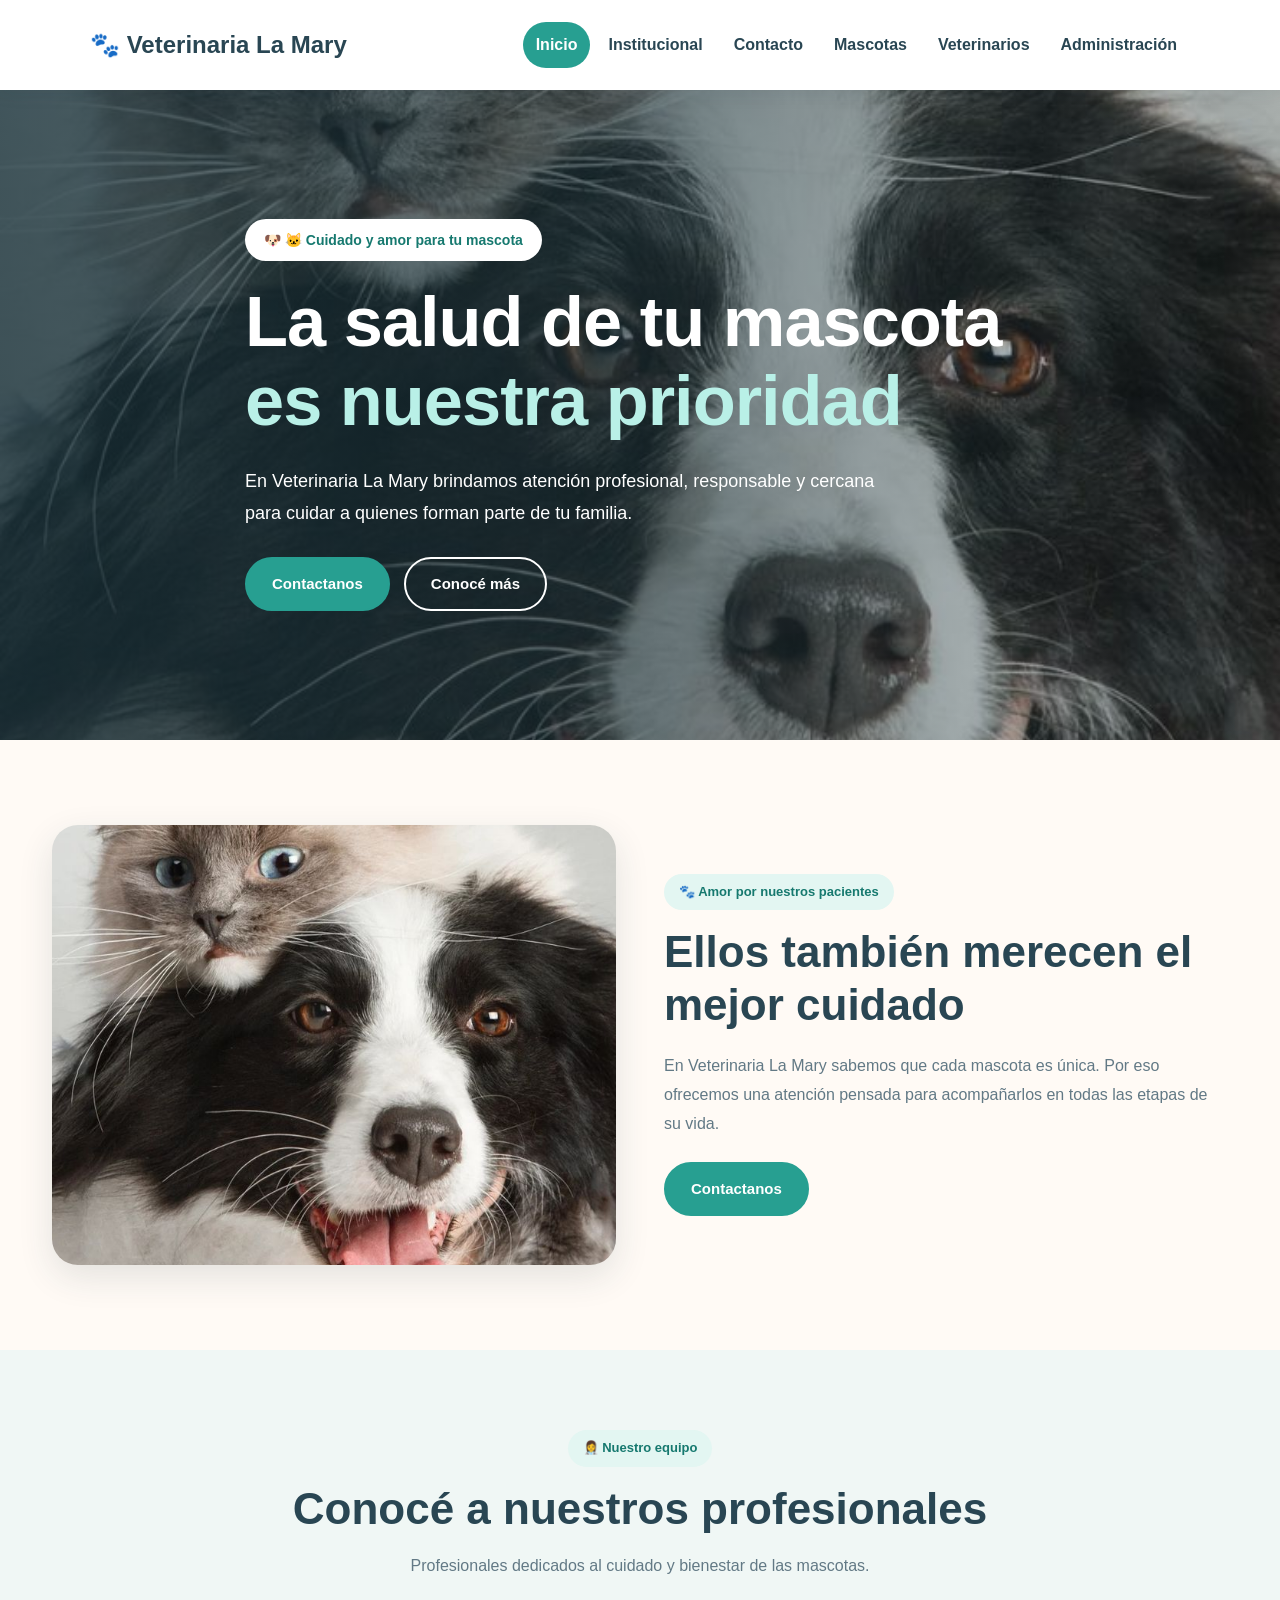
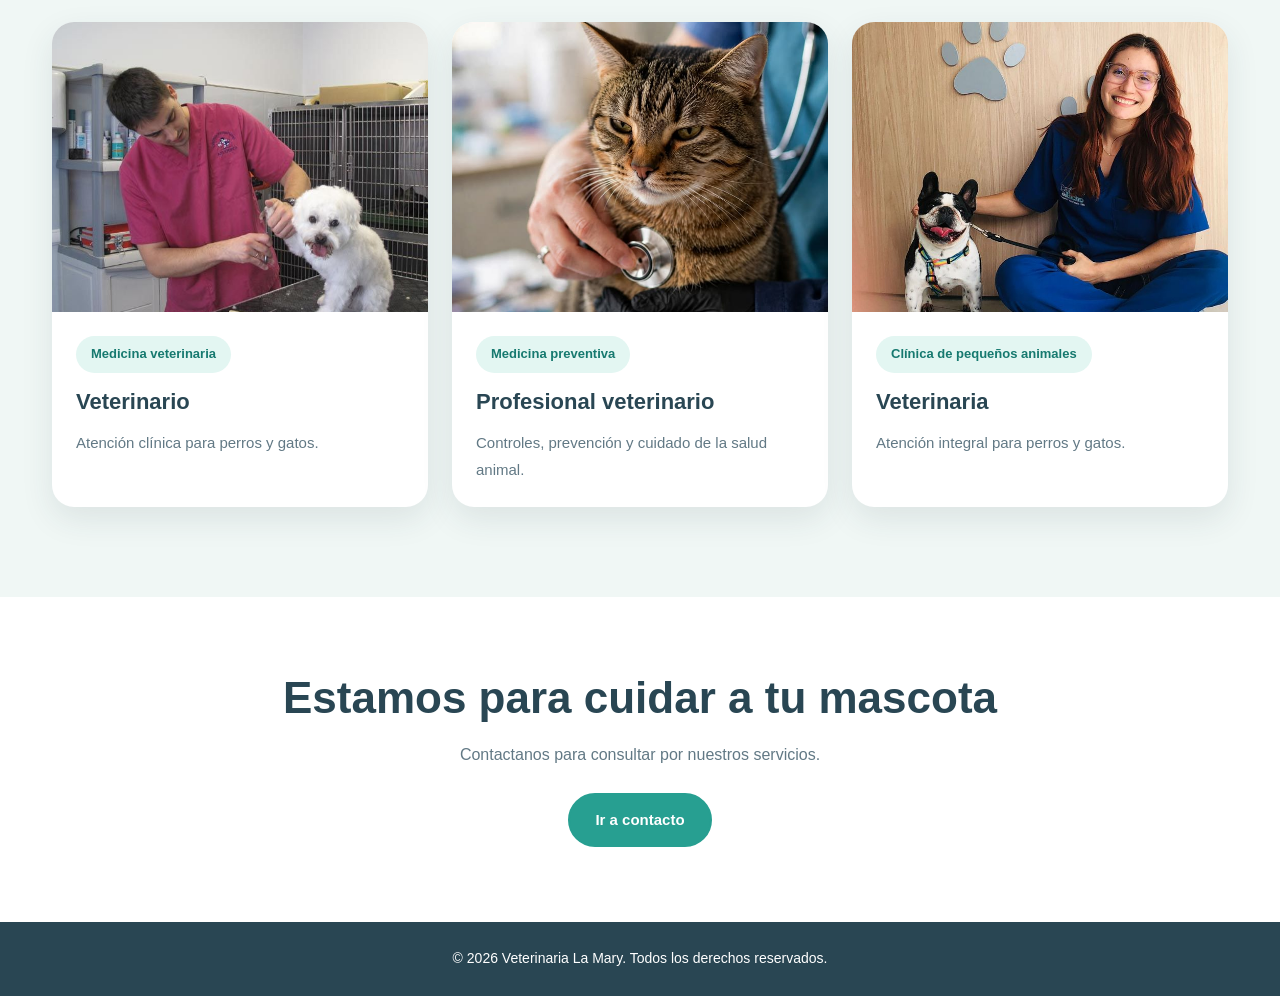
<file: index.html>
<!DOCTYPE html>
<html lang="es">
<head>
    <meta charset="UTF-8">
    <meta name="viewport" content="width=device-width, initial-scale=1.0">
    <title>Veterinaria La Mary</title>
    <meta name="description" content="Atención veterinaria para perros y gatos.">

    <link href="https://cdn.jsdelivr.net/npm/bootstrap@5.3.3/dist/css/bootstrap.min.css" rel="stylesheet">
    <link rel="stylesheet" href="style.css?v=4">
</head>
<body>

    <header class="site-header">
        <nav class="navbar navbar-expand-lg container">
            <a class="navbar-brand" href="index.html">🐾 Veterinaria La Mary</a>

            <button class="navbar-toggler" type="button"
                    data-bs-toggle="collapse" data-bs-target="#menuPrincipal"
                    aria-controls="menuPrincipal" aria-expanded="false"
                    aria-label="Abrir menú">
                <span class="navbar-toggler-icon"></span>
            </button>

            <div class="collapse navbar-collapse" id="menuPrincipal">
                <ul class="navbar-nav ms-auto align-items-lg-center">
                    <li class="nav-item"><a class="nav-link active" href="index.html">Inicio</a></li>
                    <li class="nav-item"><a class="nav-link" href="institucional.html">Institucional</a></li>
                    <li class="nav-item"><a class="nav-link" href="contacto.html">Contacto</a></li>
                    <li class="nav-item"><a class="nav-link" href="mascotas.html">Mascotas</a></li>
                    <li class="nav-item"><a class="nav-link" href="veterinarios.html">Veterinarios</a></li>
                    <li class="nav-item"><a class="nav-link" href="admin.html">Administración</a></li>
                </ul>
            </div>
        </nav>
    </header>

    <main>
        <!-- PORTADA CON LA FOTO DE PERRO Y GATO -->
        <section class="hero">
            <div class="hero-overlay"></div>

            <div class="hero-content">
                <span class="hero-badge">🐶 🐱 Cuidado y amor para tu mascota</span>

                <h1>
                    La salud de tu mascota
                    <span>es nuestra prioridad</span>
                </h1>

                <p>
                    En Veterinaria La Mary brindamos atención profesional,
                    responsable y cercana para cuidar a quienes forman
                    parte de tu familia.
                </p>

                <div class="hero-buttons">
                    <a href="contacto.html" class="button-primary">Contactanos</a>
                    <a href="institucional.html" class="button-outline">Conocé más</a>
                </div>
            </div>
        </section>

        <!-- PRESENTACIÓN -->
        <section class="presentation-section">
            <div class="container">
                <div class="row align-items-center g-5">
                    <div class="col-lg-6">
                        <img
                            src="mascotas.jpg"
                            alt="Perro y gato juntos"
                            class="presentation-image"
                        >
                    </div>

                    <div class="col-lg-6">
                        <span class="section-badge">🐾 Amor por nuestros pacientes</span>
                        <h2>Ellos también merecen el mejor cuidado</h2>

                        <p>
                            En Veterinaria La Mary sabemos que cada mascota
                            es única. Por eso ofrecemos una atención pensada
                            para acompañarlos en todas las etapas de su vida.
                        </p>

                        <a href="contacto.html" class="button-primary">Contactanos</a>
                    </div>
                </div>
            </div>
        </section>

        <!-- EQUIPO VETERINARIO -->
        <section class="professionals-section">
            <div class="container">
                <div class="section-heading">
                    <span class="section-badge">👩‍⚕️ Nuestro equipo</span>
                    <h2>Conocé a nuestros profesionales</h2>
                    <p>
                        Profesionales dedicados al cuidado y bienestar de las mascotas.
                    </p>
                </div>

                <div class="row g-4">
                    <div class="col-md-6 col-lg-4">
                        <article class="professional-card">
                            <img
                                src="veterinario1.jpg"
                                alt="Veterinario atendiendo a un perro"
                                class="professional-image"
                                loading="lazy"
                            >
                            <div class="professional-info">
                                <span class="section-badge">Medicina veterinaria</span>
                                <h3>Veterinario</h3>
                                <p>Atención clínica para perros y gatos.</p>
                            </div>
                        </article>
                    </div>

                    <div class="col-md-6 col-lg-4">
                        <article class="professional-card">
                            <img
                                src="veterinario2.jpg"
                                alt="Profesional veterinario atendiendo a un gato"
                                class="professional-image"
                                loading="lazy"
                            >
                            <div class="professional-info">
                                <span class="section-badge">Medicina preventiva</span>
                                <h3>Profesional veterinario</h3>
                                <p>Controles, prevención y cuidado de la salud animal.</p>
                            </div>
                        </article>
                    </div>

                    <div class="col-md-6 col-lg-4">
                        <article class="professional-card">
                            <img
                                src="veterinario3.jpg"
                                alt="Veterinaria junto a un perro"
                                class="professional-image"
                                loading="lazy"
                            >
                            <div class="professional-info">
                                <span class="section-badge">Clínica de pequeños animales</span>
                                <h3>Veterinaria</h3>
                                <p>Atención integral para perros y gatos.</p>
                            </div>
                        </article>
                    </div>
                </div>
            </div>
        </section>

        <!-- CONTACTO FINAL -->
        <section class="contact-section">
            <div class="container text-center">
                <h2>Estamos para cuidar a tu mascota</h2>
                <p>Contactanos para consultar por nuestros servicios.</p>
                <a href="contacto.html" class="button-primary">Ir a contacto</a>
            </div>
        </section>
    </main>

    <footer class="site-footer">
        <p>© 2026 Veterinaria La Mary. Todos los derechos reservados.</p>
    </footer>

    <script src="https://cdn.jsdelivr.net/npm/bootstrap@5.3.3/dist/js/bootstrap.bundle.min.js"></script>
</body>
</html>
</file>
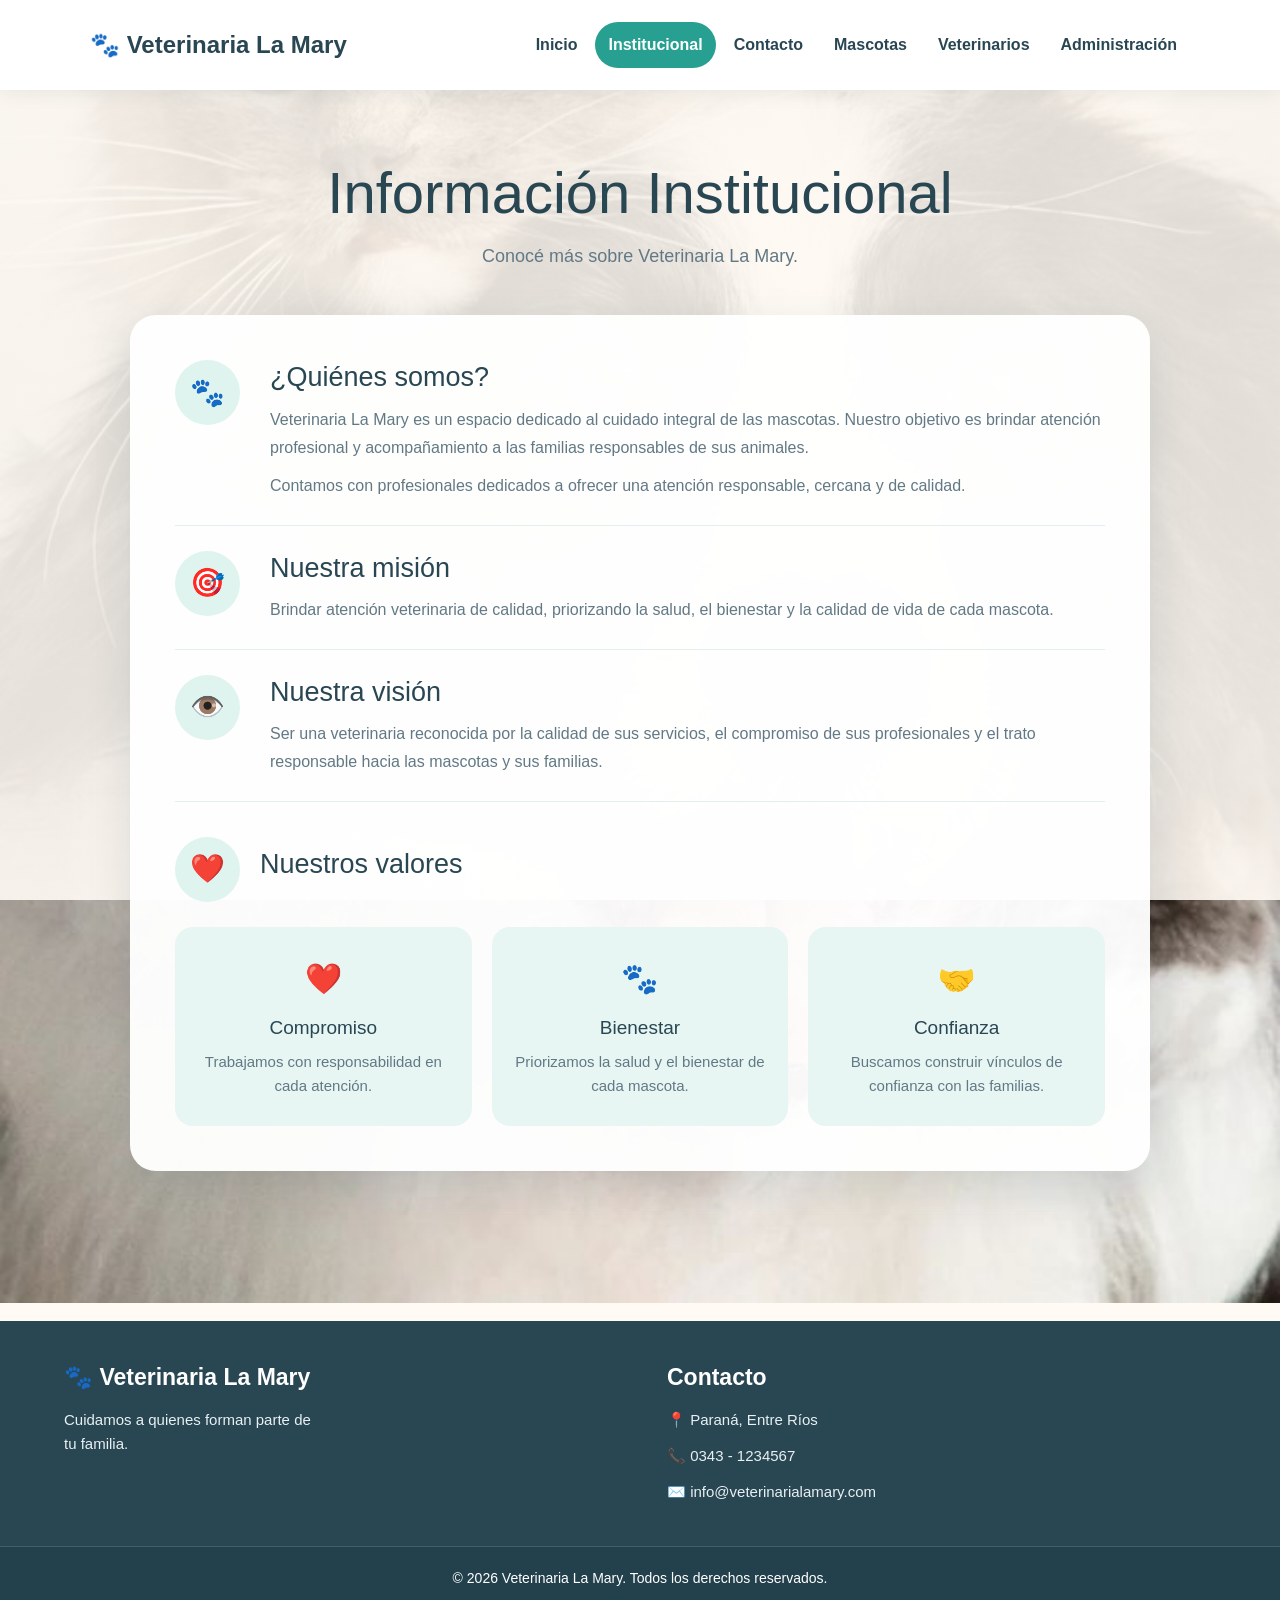
<file: institucional.html>
<!DOCTYPE html>
<html lang="es">
<head>
    <meta charset="UTF-8">
    <meta name="viewport" content="width=device-width, initial-scale=1.0">

    <title>Institucional | Veterinaria La Mary</title>
    <meta name="description" content="Conocé la misión, visión y valores de Veterinaria La Mary.">

    <link href="https://cdn.jsdelivr.net/npm/bootstrap@5.3.3/dist/css/bootstrap.min.css" rel="stylesheet">
    <link rel="stylesheet" href="style.css?v=5">
    <link rel="stylesheet" href="paginas.css?v=2">
</head>

<body class="pagina-institucional">

    <!-- ENCABEZADO -->
    <header class="site-header">
        <nav class="navbar navbar-expand-lg container">
            <a class="navbar-brand" href="index.html">🐾 Veterinaria La Mary</a>

            <button class="navbar-toggler"
                    type="button"
                    data-bs-toggle="collapse"
                    data-bs-target="#menuPrincipal"
                    aria-controls="menuPrincipal"
                    aria-expanded="false"
                    aria-label="Abrir menú">
                <span class="navbar-toggler-icon"></span>
            </button>

            <div class="collapse navbar-collapse" id="menuPrincipal">
                <ul class="navbar-nav ms-auto align-items-lg-center">
                    <li class="nav-item">
                        <a class="nav-link" href="index.html">Inicio</a>
                    </li>
                    <li class="nav-item">
                        <a class="nav-link active" aria-current="page" href="institucional.html">Institucional</a>
                    </li>
                    <li class="nav-item">
                        <a class="nav-link" href="contacto.html">Contacto</a>
                    </li>
                    <li class="nav-item">
                        <a class="nav-link" href="mascotas.html">Mascotas</a>
                    </li>
                    <li class="nav-item">
                        <a class="nav-link" href="veterinarios.html">Veterinarios</a>
                    </li>
                    <li class="nav-item">
                        <a class="nav-link" href="admin.html">Administración</a>
                    </li>
                </ul>
            </div>
        </nav>
    </header>

    <!-- CONTENIDO PRINCIPAL -->
    <main class="pagina-contenido">
        <div class="container">

            <div class="titulo-pagina">
                <h1>Información Institucional</h1>
                <p>Conocé más sobre Veterinaria La Mary.</p>
            </div>

            <section class="tarjeta-institucional">

                <div class="bloque-institucional">
                    <div class="icono-institucional">🐾</div>
                    <div>
                        <h2>¿Quiénes somos?</h2>
                        <p>
                            Veterinaria La Mary es un espacio dedicado al cuidado
                            integral de las mascotas. Nuestro objetivo es brindar
                            atención profesional y acompañamiento a las familias
                            responsables de sus animales.
                        </p>
                        <p>
                            Contamos con profesionales dedicados a ofrecer una
                            atención responsable, cercana y de calidad.
                        </p>
                    </div>
                </div>

                <div class="bloque-institucional">
                    <div class="icono-institucional">🎯</div>
                    <div>
                        <h2>Nuestra misión</h2>
                        <p>
                            Brindar atención veterinaria de calidad, priorizando
                            la salud, el bienestar y la calidad de vida de cada mascota.
                        </p>
                    </div>
                </div>

                <div class="bloque-institucional">
                    <div class="icono-institucional">👁️</div>
                    <div>
                        <h2>Nuestra visión</h2>
                        <p>
                            Ser una veterinaria reconocida por la calidad de sus
                            servicios, el compromiso de sus profesionales y el trato
                            responsable hacia las mascotas y sus familias.
                        </p>
                    </div>
                </div>

                <!-- VALORES -->
                <div class="valores-institucional">
                    <div class="titulo-valores">
                        <div class="icono-institucional">❤️</div>
                        <h2>Nuestros valores</h2>
                    </div>

                    <div class="valores-grid">

                        <article class="valor">
                            <span>❤️</span>
                            <h3>Compromiso</h3>
                            <p>Trabajamos con responsabilidad en cada atención.</p>
                        </article>

                        <article class="valor">
                            <span>🐾</span>
                            <h3>Bienestar</h3>
                            <p>Priorizamos la salud y el bienestar de cada mascota.</p>
                        </article>

                        <article class="valor">
                            <span>🤝</span>
                            <h3>Confianza</h3>
                            <p>Buscamos construir vínculos de confianza con las familias.</p>
                        </article>

                    </div>
                </div>

            </section>
        </div>
    </main>

    <!-- PIE DE PÁGINA -->
    <footer class="footer-principal">
        <div class="container">
            <div class="row gy-4">
                <div class="col-md-6">
                    <h3>🐾 Veterinaria La Mary</h3>
                    <p>Cuidamos a quienes forman parte de tu familia.</p>
                </div>

                <div class="col-md-6">
                    <h3>Contacto</h3>
                    <p>📍 Paraná, Entre Ríos</p>
                    <p>📞 0343 - 1234567</p>
                    <p>✉️ info@veterinarialamary.com</p>
                </div>
            </div>
        </div>

        <div class="footer-copyright">
            <p>© 2026 Veterinaria La Mary. Todos los derechos reservados.</p>
        </div>
    </footer>

    <script src="https://cdn.jsdelivr.net/npm/bootstrap@5.3.3/dist/js/bootstrap.bundle.min.js"></script>
</body>
</html>
</file>
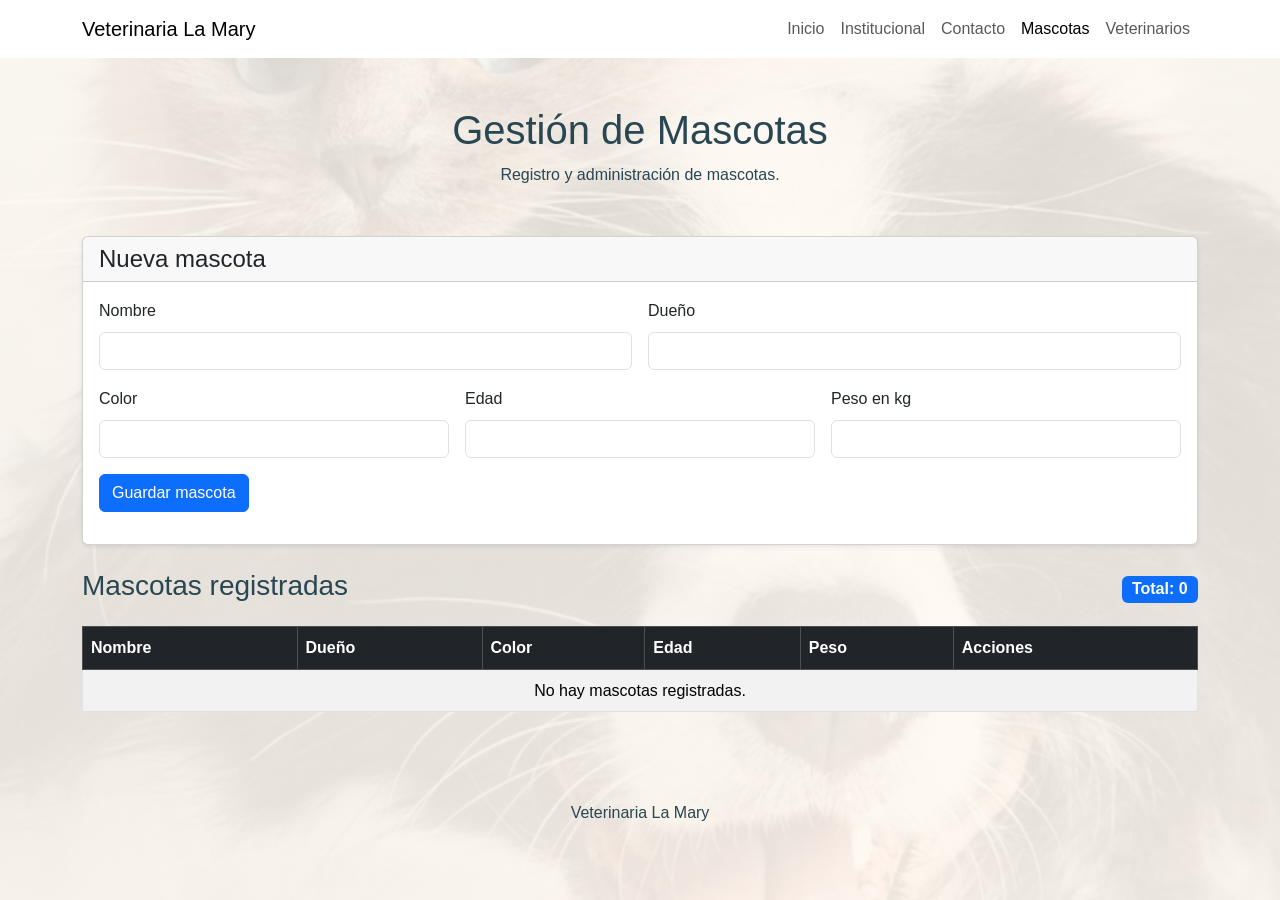
<file: mascotas.html>
<!DOCTYPE html>
<html lang="es">
<head>
  <meta charset="UTF-8">
  <meta name="viewport" content="width=device-width, initial-scale=1">
  <title>Gestión de Mascotas | Veterinaria La Mary</title>
  <link href="https://cdn.jsdelivr.net/npm/bootstrap@5.3.3/dist/css/bootstrap.min.css" rel="stylesheet">
  <link rel="stylesheet" href="style.css">
  <link rel="stylesheet" href="paginas.css">
</head>
<body class="pagina-contacto">
<nav class="navbar navbar-expand-lg navbar-light bg-white">
  <div class="container">
    <a class="navbar-brand" href="index.html">Veterinaria La Mary</a>
    <button class="navbar-toggler" type="button" data-bs-toggle="collapse" data-bs-target="#menu">
      <span class="navbar-toggler-icon"></span>
    </button>
    <div class="collapse navbar-collapse" id="menu">
      <ul class="navbar-nav ms-auto">
        <li class="nav-item"><a class="nav-link" href="index.html">Inicio</a></li>
        <li class="nav-item"><a class="nav-link" href="institucional.html">Institucional</a></li>
        <li class="nav-item"><a class="nav-link" href="contacto.html">Contacto</a></li>
        <li class="nav-item"><a class="nav-link active" href="mascotas.html">Mascotas</a></li>
        <li class="nav-item"><a class="nav-link" href="veterinarios.html">Veterinarios</a></li>
      </ul>
    </div>
  </div>
</nav>

<main class="container py-5">
  <header class="text-center mb-5">
    <h1>Gestión de Mascotas</h1>
    <p>Registro y administración de mascotas.</p>
  </header>

  <section class="card shadow-sm mb-4">
    <div class="card-header">
      <h2 class="h4 mb-0" id="tituloFormulario">Nueva mascota</h2>
    </div>
    <div class="card-body">
      <form id="formMascota">
        <input type="hidden" id="idMascota">
        <div class="row g-3">
          <div class="col-md-6">
            <label for="nombreMascota" class="form-label">Nombre</label>
            <input id="nombreMascota" class="form-control" required>
          </div>
          <div class="col-md-6">
            <label for="nombreDuenio" class="form-label">Dueño</label>
            <input id="nombreDuenio" class="form-control" required>
          </div>
          <div class="col-md-4">
            <label for="colorMascota" class="form-label">Color</label>
            <input id="colorMascota" class="form-control" required>
          </div>
          <div class="col-md-4">
            <label for="edadMascota" class="form-label">Edad</label>
            <input id="edadMascota" type="number" min="0" step="1" class="form-control" required>
          </div>
          <div class="col-md-4">
            <label for="pesoMascota" class="form-label">Peso en kg</label>
            <input id="pesoMascota" type="number" min="0.1" step="0.1" class="form-control" required>
          </div>
        </div>
        <div class="mt-3 d-flex gap-2">
          <button id="btnGuardarMascota" class="btn btn-primary" type="submit">Guardar mascota</button>
          <button id="btnCancelarEdicion" class="btn btn-secondary d-none" type="button">Cancelar</button>
        </div>
        <div id="mensajeMascota" class="mt-3" aria-live="polite"></div>
      </form>
    </div>
  </section>

  <section>
    <div class="d-flex justify-content-between align-items-center mb-3">
      <h2 class="h3">Mascotas registradas</h2>
      <span class="badge text-bg-primary fs-6">
        Total: <span id="totalMascotas">0</span>
      </span>
    </div>
    <div class="table-responsive">
      <table class="table table-bordered table-striped align-middle">
        <thead class="table-dark">
          <tr><th>Nombre</th><th>Dueño</th><th>Color</th><th>Edad</th><th>Peso</th><th>Acciones</th></tr>
        </thead>
        <tbody id="tablaMascotas"></tbody>
      </table>
    </div>
  </section>
</main>

<footer class="text-center py-4">
  <p>Veterinaria La Mary</p>
</footer>
<script src="https://cdn.jsdelivr.net/npm/bootstrap@5.3.3/dist/js/bootstrap.bundle.min.js"></script>
<script src="mascotas.js"></script>
</body>
</html>
</file>
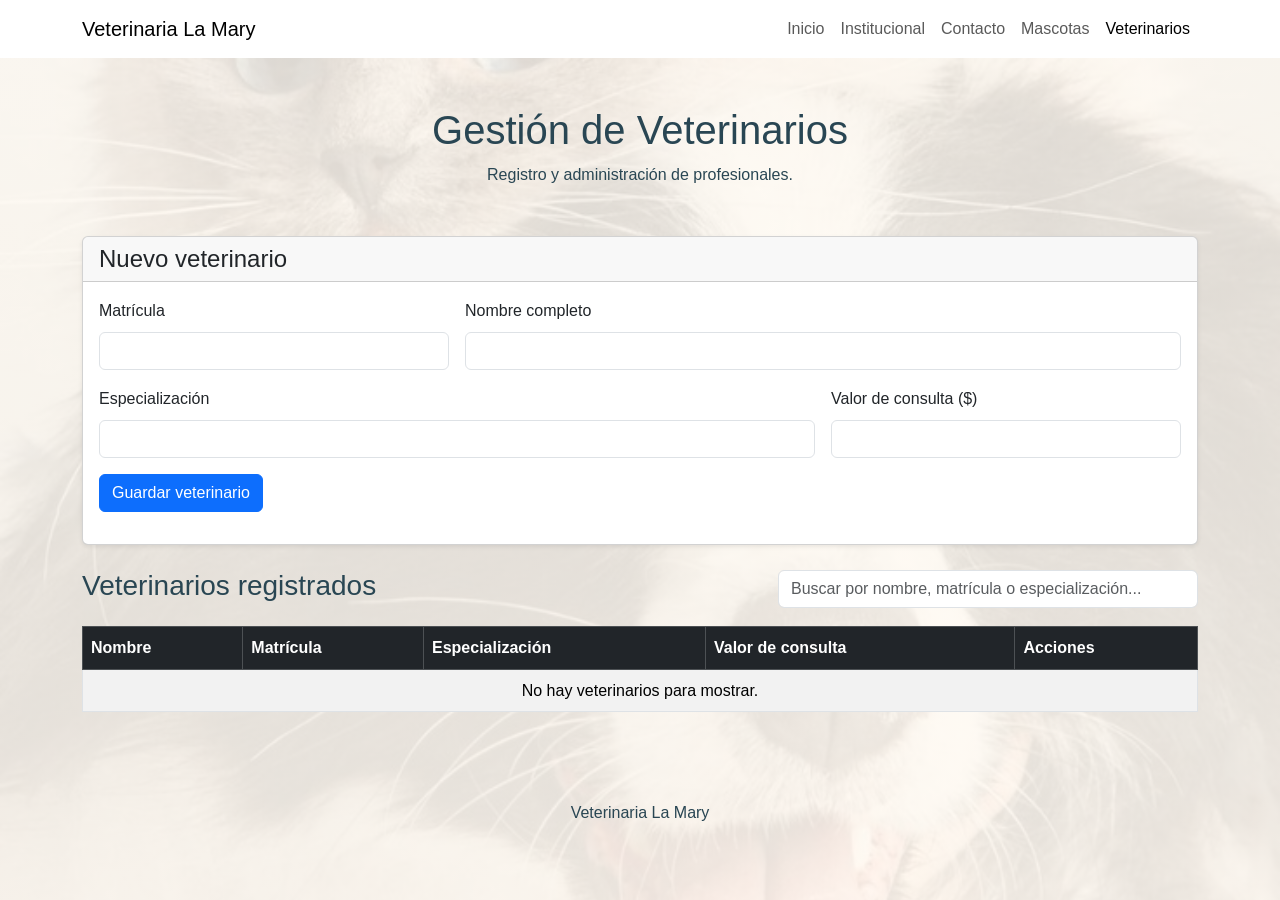
<file: veterinarios.html>
<!DOCTYPE html>
<html lang="es">
<head>
  <meta charset="UTF-8">
  <meta name="viewport" content="width=device-width, initial-scale=1">
  <title>Gestión de Veterinarios | Veterinaria La Mary</title>
  <link href="https://cdn.jsdelivr.net/npm/bootstrap@5.3.3/dist/css/bootstrap.min.css" rel="stylesheet">
  <link rel="stylesheet" href="style.css">
  <link rel="stylesheet" href="paginas.css">
</head>
<body class="pagina-contacto">
<nav class="navbar navbar-expand-lg navbar-light bg-white">
  <div class="container">
    <a class="navbar-brand" href="index.html">Veterinaria La Mary</a>
    <button class="navbar-toggler" type="button" data-bs-toggle="collapse" data-bs-target="#menu" aria-controls="menu" aria-expanded="false" aria-label="Abrir menú">
      <span class="navbar-toggler-icon"></span>
    </button>
    <div class="collapse navbar-collapse" id="menu">
      <ul class="navbar-nav ms-auto">
        <li class="nav-item"><a class="nav-link" href="index.html">Inicio</a></li>
        <li class="nav-item"><a class="nav-link" href="institucional.html">Institucional</a></li>
        <li class="nav-item"><a class="nav-link" href="contacto.html">Contacto</a></li>
        <li class="nav-item"><a class="nav-link" href="mascotas.html">Mascotas</a></li>
        <li class="nav-item"><a class="nav-link active" href="veterinarios.html">Veterinarios</a></li>
      </ul>
    </div>
  </div>
</nav>

<main class="container py-5">
  <header class="text-center mb-5">
    <h1>Gestión de Veterinarios</h1>
    <p>Registro y administración de profesionales.</p>
  </header>

  <section class="card shadow-sm mb-4">
    <div class="card-header"><h2 class="h4 mb-0" id="tituloFormulario">Nuevo veterinario</h2></div>
    <div class="card-body">
      <form id="formVeterinario">
        <input type="hidden" id="idVeterinario">
        <div class="row g-3">
          <div class="col-md-4">
            <label for="matriculaVeterinario" class="form-label">Matrícula</label>
            <input id="matriculaVeterinario" type="number" min="1" step="1" class="form-control" required>
          </div>
          <div class="col-md-8">
            <label for="nombreVeterinario" class="form-label">Nombre completo</label>
            <input id="nombreVeterinario" class="form-control" required>
          </div>
          <div class="col-md-8">
            <label for="especializacionVeterinario" class="form-label">Especialización</label>
            <input id="especializacionVeterinario" class="form-control" required>
          </div>
          <div class="col-md-4">
            <label for="valorConsultaVeterinario" class="form-label">Valor de consulta ($)</label>
            <input id="valorConsultaVeterinario" type="number" min="0" step="0.01" class="form-control" required>
          </div>
        </div>
        <div class="mt-3 d-flex gap-2">
          <button id="btnGuardarVeterinario" type="submit" class="btn btn-primary">Guardar veterinario</button>
          <button id="btnCancelarEdicion" type="button" class="btn btn-secondary d-none">Cancelar</button>
        </div>
        <div id="mensajeVeterinario" class="mt-3" aria-live="polite"></div>
      </form>
    </div>
  </section>

  <section>
    <div class="d-flex justify-content-between align-items-center flex-wrap gap-2 mb-3">
      <h2 class="h3">Veterinarios registrados</h2>
      <input type="search" id="filtroVeterinario" class="form-control" style="max-width:420px" placeholder="Buscar por nombre, matrícula o especialización..." aria-label="Buscar veterinario">
    </div>
    <div class="table-responsive">
      <table class="table table-bordered table-striped align-middle">
        <thead class="table-dark">
          <tr><th>Nombre</th><th>Matrícula</th><th>Especialización</th><th>Valor de consulta</th><th>Acciones</th></tr>
        </thead>
        <tbody id="tablaVeterinarios"></tbody>
      </table>
    </div>
  </section>
</main>

<footer class="text-center py-4"><p>Veterinaria La Mary</p></footer>
<script src="https://cdn.jsdelivr.net/npm/bootstrap@5.3.3/dist/js/bootstrap.bundle.min.js"></script>
<script src="veterinarios.js"></script>
</body>
</html>
</file>
<file: style.css>
/* =========================================
   VETERINARIA LA MARY
   ESTILOS GENERALES
========================================= */

:root {
    --azul: #294653;
    --azul-oscuro: #23414d;
    --verde: #279f91;
    --verde-oscuro: #16796f;
    --verde-claro: #e3f6f2;
    --fondo: #fffaf5;
    --gris-texto: #627985;
    --blanco: #ffffff;
    --sombra: 0 12px 35px rgba(35, 60, 65, 0.12);
}

* {
    box-sizing: border-box;
}

html {
    scroll-behavior: smooth;
    scroll-padding-top: 100px;
}

body {
    margin: 0;
    font-family: Arial, Helvetica, sans-serif;
    color: var(--azul);
    background: var(--fondo);
    line-height: 1.6;
}

img {
    display: block;
    max-width: 100%;
}

a {
    text-decoration: none;
}

button,
input,
textarea {
    font: inherit;
}

/* =========================================
   ENCABEZADO Y MENÚ
========================================= */

.site-header {
    position: sticky;
    top: 0;
    z-index: 1000;
    width: 100%;
    background: var(--blanco);
    box-shadow: 0 3px 18px rgba(30, 60, 70, 0.08);
}

.site-header .navbar {
    min-height: 90px;
    padding: 15px 20px;
}

.site-header .navbar-brand {
    color: var(--azul);
    font-size: 24px;
    font-weight: 800;
    white-space: nowrap;
    transition: color 0.2s ease;
}

.site-header .navbar-brand:hover {
    color: var(--verde);
}

.site-header .navbar-nav {
    gap: 5px;
    align-items: center;
}

.site-header .nav-link {
    display: inline-block;
    padding: 10px 13px !important;
    border-radius: 30px;
    color: var(--azul);
    font-weight: 700;
    white-space: nowrap;
    transition: background-color 0.2s ease, color 0.2s ease;
}

.site-header .nav-link:hover,
.site-header .nav-link.active {
    color: var(--blanco) !important;
    background: var(--verde);
}

.site-header .navbar-toggler {
    border: 1px solid #d5e1df;
    border-radius: 10px;
    padding: 8px 10px;
}

.site-header .navbar-toggler:focus {
    box-shadow: 0 0 0 3px rgba(39, 159, 145, 0.2);
}

/* =========================================
   PORTADA PRINCIPAL
========================================= */

.hero {
    position: relative;
    isolation: isolate;
    min-height: 650px;
    display: flex;
    align-items: center;
    justify-content: flex-start;
    overflow: hidden;
    padding: 85px 24px;
    background-color: #789096;
    background-image: url("mascotas.jpg");
    background-size: cover;
    background-position: center;
    background-repeat: no-repeat;
}

.hero-overlay {
    position: absolute;
    inset: 0;
    z-index: -1;
    background: linear-gradient(
        90deg,
        rgba(23, 48, 57, 0.78) 0%,
        rgba(23, 48, 57, 0.57) 52%,
        rgba(23, 48, 57, 0.20) 100%
    );
}

.hero-content {
    position: relative;
    z-index: 1;
    width: min(790px, 100%);
    margin: 0 auto;
    color: var(--blanco);
}

.hero-badge {
    display: inline-block;
    margin-bottom: 22px;
    padding: 10px 19px;
    border-radius: 30px;
    background: var(--blanco);
    color: var(--verde-oscuro);
    font-size: 14px;
    font-weight: 700;
}

.hero h1 {
    margin: 0 0 24px;
    color: var(--blanco);
    font-size: clamp(40px, 5.5vw, 72px);
    font-weight: 800;
    line-height: 1.12;
    letter-spacing: -1px;
}

.hero h1 span {
    display: block;
    color: #b9f0e7;
}

.hero p {
    max-width: 650px;
    margin: 0 0 28px;
    color: var(--blanco);
    font-size: 18px;
    line-height: 1.8;
}

/* =========================================
   BOTONES
========================================= */

.hero-buttons {
    display: flex;
    flex-wrap: wrap;
    align-items: center;
    gap: 14px;
}

.button-primary,
.button-outline {
    display: inline-flex;
    align-items: center;
    justify-content: center;
    min-height: 48px;
    padding: 13px 25px;
    border: 2px solid var(--verde);
    border-radius: 35px;
    font-size: 15px;
    font-weight: 700;
    text-align: center;
    transition:
        background-color 0.2s ease,
        color 0.2s ease,
        border-color 0.2s ease,
        transform 0.2s ease;
}

.button-primary {
    background: var(--verde);
    color: var(--blanco);
}

.button-primary:hover {
    border-color: var(--verde-oscuro);
    background: var(--verde-oscuro);
    color: var(--blanco);
    transform: translateY(-2px);
}

.button-outline {
    border-color: var(--blanco);
    background: transparent;
    color: var(--blanco);
}

.button-outline:hover {
    background: var(--blanco);
    color: var(--azul);
    transform: translateY(-2px);
}

/* =========================================
   PRESENTACIÓN DE MASCOTAS
========================================= */

.presentation-section {
    padding: 85px 0;
    background: var(--fondo);
}

.presentation-section .container {
    max-width: 1200px;
}

.presentation-section .row {
    align-items: center;
}

.presentation-image {
    width: 100%;
    height: 440px;
    object-fit: cover;
    object-position: center;
    border-radius: 26px;
    box-shadow: var(--sombra);
}

.section-badge {
    display: inline-block;
    margin-bottom: 16px;
    padding: 8px 15px;
    border-radius: 30px;
    background: var(--verde-claro);
    color: var(--verde-oscuro);
    font-size: 13px;
    font-weight: 700;
}

.presentation-section h2,
.professionals-section h2,
.contact-section h2 {
    margin: 0 0 20px;
    color: var(--azul);
    font-size: clamp(30px, 4vw, 44px);
    font-weight: 800;
    line-height: 1.2;
}

.presentation-section p,
.professionals-section p,
.contact-section p {
    color: var(--gris-texto);
    font-size: 16px;
    line-height: 1.8;
}

.presentation-section .button-primary {
    margin-top: 8px;
}

/* =========================================
   EQUIPO DE PROFESIONALES
========================================= */

.professionals-section {
    padding: 80px 0 90px;
    background: #f0f7f5;
}

.professionals-section .container {
    max-width: 1200px;
}

.section-heading {
    max-width: 800px;
    margin: 0 auto 42px;
    text-align: center;
}

.section-heading h2 {
    margin-bottom: 16px;
}

.section-heading p {
    margin: 0;
}

.professionals-section .row {
    align-items: stretch;
}

.professionals-section .row > div {
    display: flex;
}

.professional-card {
    display: flex;
    flex-direction: column;
    width: 100%;
    height: 100%;
    overflow: hidden;
    border-radius: 22px;
    background: var(--blanco);
    box-shadow: 0 12px 32px rgba(35, 60, 65, 0.10);
    transition: transform 0.2s ease, box-shadow 0.2s ease;
}

.professional-card:hover {
    transform: translateY(-5px);
    box-shadow: 0 18px 38px rgba(35, 60, 65, 0.15);
}

.professional-image {
    width: 100%;
    height: 290px;
    flex-shrink: 0;
    object-fit: cover;
    object-position: center;
    background: #e5eeeb;
}

.professional-info {
    display: flex;
    flex: 1;
    flex-direction: column;
    align-items: flex-start;
    padding: 24px;
}

.professional-info .section-badge {
    margin-bottom: 14px;
}

.professional-info h3 {
    margin: 0 0 12px;
    color: var(--azul);
    font-size: 22px;
    font-weight: 800;
    line-height: 1.35;
}

.professional-info p {
    margin: 0;
    font-size: 15px;
}

/* =========================================
   CONTACTO FINAL DE LA PORTADA
========================================= */

.contact-section {
    padding: 75px 20px;
    background: var(--blanco);
    text-align: center;
}

.contact-section .container {
    max-width: 900px;
}

.contact-section h2 {
    margin-bottom: 16px;
}

.contact-section p {
    margin-bottom: 24px;
}

/* =========================================
   PIE DE PÁGINA DE LA PORTADA
========================================= */

.site-footer {
    width: 100%;
    padding: 25px 15px;
    background: var(--azul);
    color: var(--blanco);
    text-align: center;
}

.site-footer p {
    margin: 0;
    color: var(--blanco);
    font-size: 14px;
    line-height: 1.7;
}

/* =========================================
   PIE DE PÁGINA INSTITUCIONAL Y CONTACTO
========================================= */

.footer-principal {
    width: 100%;
    margin-top: 60px;
    padding-top: 40px;
    background: var(--azul);
    color: var(--blanco);
}

.footer-principal .container {
    width: 100%;
    max-width: 1200px;
    margin: 0 auto;
    padding: 0 24px 30px;
}

.footer-principal .row {
    display: flex;
    flex-wrap: wrap;
    align-items: flex-start;
}

.footer-principal h3,
.footer-principal h4 {
    margin: 0 0 14px;
    color: var(--blanco);
    font-size: 22px;
    font-weight: 800;
}

.footer-principal p {
    margin: 0 0 10px;
    color: #e8f0f2;
    font-size: 15px;
    line-height: 1.7;
    overflow-wrap: anywhere;
}

.footer-copyright {
    padding: 20px 15px;
    border-top: 1px solid rgba(255, 255, 255, 0.15);
    background: var(--azul-oscuro);
    text-align: center;
}

.footer-copyright p {
    margin: 0;
    color: var(--blanco);
    font-size: 14px;
}

/* =========================================
   RESPONSIVE: TABLETS
========================================= */

@media (max-width: 991px) {
    .site-header .navbar {
        padding: 14px 20px;
    }

    .site-header .navbar-nav {
        align-items: flex-start;
        gap: 4px;
        padding-top: 12px;
    }

    .site-header .nav-link {
        display: block;
        width: fit-content;
    }

    .hero {
        min-height: 590px;
        padding: 70px 7%;
        background-position: center;
    }

    .hero-overlay {
        background: linear-gradient(
            90deg,
            rgba(23, 48, 57, 0.80),
            rgba(23, 48, 57, 0.42)
        );
    }

    .presentation-section {
        padding: 70px 0;
    }

    .presentation-image {
        height: 380px;
    }

    .professional-image {
        height: 270px;
    }
}

/* =========================================
   RESPONSIVE: CELULARES
========================================= */

@media (max-width: 767px) {
    .hero {
        min-height: 560px;
        padding: 60px 24px;
        background-position: center;
    }

    .hero h1 {
        font-size: clamp(36px, 9vw, 48px);
        letter-spacing: 0;
    }

    .hero p {
        font-size: 16px;
    }

    .hero-badge {
        font-size: 12px;
        padding: 9px 14px;
    }

    .hero-buttons {
        align-items: flex-start;
        flex-direction: column;
    }

    .button-primary,
    .button-outline {
        max-width: 100%;
    }

    .presentation-section,
    .professionals-section {
        padding: 55px 0;
    }

    .presentation-section .row {
        row-gap: 30px !important;
    }

    .presentation-image {
        height: 310px;
        border-radius: 20px;
    }

    .professional-image {
        height: 300px;
    }

    .professional-info {
        padding: 21px;
    }

    .professional-info h3 {
        font-size: 21px;
    }

    .contact-section {
        padding: 55px 20px;
    }

    .footer-principal {
        margin-top: 35px;
        padding-top: 30px;
    }

    .footer-principal .container {
        padding-right: 20px;
        padding-left: 20px;
    }
}

/* =========================================
   RESPONSIVE: CELULARES PEQUEÑOS
========================================= */

@media (max-width: 400px) {
    .site-header .navbar-brand {
        font-size: 18px;
    }

    .hero {
        min-height: 520px;
        padding: 45px 18px;
    }

    .hero h1 {
        font-size: 35px;
    }

    .presentation-image {
        height: 260px;
    }

    .professional-image {
        height: 260px;
    }
}
</file>
<file: paginas.css>
/* =========================================
   VETERINARIA LA MARY
   Estilos para Institucional y Contacto
========================================= */

/* FONDO DE LAS PÁGINAS */

.pagina-institucional,
.pagina-contacto {
    background-color: #fffaf3;
    background-image:
        linear-gradient(
            rgba(255, 250, 243, 0.86),
            rgba(255, 250, 243, 0.90)
        ),
        url("./mascotas.jpg");
    background-position: center;
    background-size: cover;
    background-attachment: fixed;
    background-repeat: no-repeat;
}

/* CONTENIDO GENERAL */

.pagina-contenido {
    width: 100%;
    min-height: calc(100vh - 80px);
    padding: 70px 20px 90px;
    box-sizing: border-box;
}

.titulo-pagina {
    width: min(800px, 100%);
    margin: 0 auto 45px;
    text-align: center;
}

.titulo-pagina h1 {
    color: var(--azul, #294653);
    font-size: clamp(34px, 5vw, 58px);
    line-height: 1.15;
    margin: 0 0 15px;
}

.titulo-pagina p {
    color: var(--gris-texto, #607782);
    font-size: 18px;
    line-height: 1.6;
    margin: 0;
}

/* =========================================
   PÁGINA INSTITUCIONAL
========================================= */

.tarjeta-institucional {
    width: min(1020px, 100%);
    margin: 0 auto;
    padding: 45px;
    box-sizing: border-box;
    background: rgba(255, 255, 255, 0.96);
    border-radius: 26px;
    box-shadow: 0 15px 45px rgba(38, 70, 83, 0.13);
}

.bloque-institucional {
    display: grid;
    grid-template-columns: 70px minmax(0, 1fr);
    gap: 25px;
    align-items: start;
    padding: 25px 0;
    border-bottom: 1px solid #e5eeee;
}

.bloque-institucional:first-child {
    padding-top: 0;
}

.bloque-institucional:last-of-type {
    border-bottom: none;
}

.icono-institucional {
    width: 65px;
    height: 65px;
    border-radius: 50%;
    background: #dff4ef;
    display: flex;
    align-items: center;
    justify-content: center;
    font-size: 28px;
    flex-shrink: 0;
}

.bloque-institucional h2,
.titulo-valores h2 {
    color: var(--azul, #294653);
    font-size: 27px;
    line-height: 1.3;
    margin: 0 0 10px;
}

.bloque-institucional p {
    color: var(--gris-texto, #607782);
    font-size: 16px;
    line-height: 1.75;
    margin: 0 0 10px;
}

.bloque-institucional p:last-child {
    margin-bottom: 0;
}

/* VALORES INSTITUCIONALES */

.valores-institucional {
    padding-top: 35px;
}

.titulo-valores {
    display: flex;
    align-items: center;
    gap: 20px;
    margin-bottom: 25px;
}

.valores-grid {
    display: grid;
    grid-template-columns: repeat(3, minmax(0, 1fr));
    gap: 20px;
    align-items: stretch;
}

.valor {
    min-width: 0;
    background: #e7f6f3;
    border-radius: 18px;
    padding: 28px 20px;
    text-align: center;
    box-sizing: border-box;
    overflow-wrap: anywhere;
}

.valor > span {
    display: block;
    font-size: 30px;
    margin-bottom: 12px;
}

.valor h3 {
    color: var(--azul, #294653);
    font-size: 19px;
    line-height: 1.35;
    margin: 0 0 10px;
}

.valor p {
    color: var(--gris-texto, #607782);
    font-size: 15px;
    line-height: 1.6;
    margin: 0;
}

/* =========================================
   PÁGINA DE CONTACTO
========================================= */

.contacto-grid {
    width: min(1050px, 100%);
    margin: 0 auto;
    display: grid;
    grid-template-columns: repeat(2, minmax(0, 1fr));
    gap: 25px;
    align-items: stretch;
}

.tarjeta-contacto {
    min-width: 0;
    padding: 35px;
    box-sizing: border-box;
    background: rgba(255, 255, 255, 0.96);
    border-radius: 25px;
    box-shadow: 0 15px 45px rgba(38, 70, 83, 0.13);
}

.tarjeta-contacto h2 {
    color: var(--azul, #294653);
    font-size: 28px;
    line-height: 1.3;
    margin: 0 0 28px;
}

/* DATOS DE CONTACTO */

.dato-contacto {
    display: grid;
    grid-template-columns: 55px minmax(0, 1fr);
    gap: 16px;
    align-items: center;
    margin-bottom: 24px;
}

.icono-contacto {
    width: 55px;
    height: 55px;
    border-radius: 50%;
    background: #dff4ef;
    display: flex;
    align-items: center;
    justify-content: center;
    font-size: 24px;
}

.dato-contacto h3 {
    color: var(--azul, #294653);
    font-size: 17px;
    line-height: 1.4;
    margin: 0 0 5px;
}

.dato-contacto p {
    color: var(--gris-texto, #607782);
    font-size: 15px;
    line-height: 1.6;
    margin: 0;
    overflow-wrap: anywhere;
}

/* FRASE DESTACADA */

.frase-contacto {
    margin-top: 28px;
    padding: 20px;
    background: #e7f6f3;
    border-radius: 18px;
    display: flex;
    align-items: center;
    justify-content: center;
    gap: 15px;
    text-align: center;
}

.frase-contacto p {
    color: var(--verde-oscuro, #16796f);
    font-size: 16px;
    line-height: 1.6;
    font-style: italic;
    font-weight: 700;
    margin: 0;
}

/* FORMULARIO */

.campo {
    min-width: 0;
    margin-bottom: 18px;
}

.campo label {
    display: block;
    color: var(--azul, #294653);
    font-weight: 700;
    margin-bottom: 8px;
}

.campo input,
.campo textarea {
    display: block;
    width: 100%;
    max-width: 100%;
    min-height: 46px;
    box-sizing: border-box;
    border: 1px solid #d5e1df;
    border-radius: 10px;
    padding: 12px 14px;
    font-family: inherit;
    font-size: 15px;
    background: #ffffff;
    color: var(--azul, #294653);
    outline: none;
}

.campo input:focus,
.campo textarea:focus {
    border-color: var(--verde, #2a9d8f);
    box-shadow: 0 0 0 3px rgba(42, 157, 143, 0.12);
}

.campo textarea {
    min-height: 120px;
    resize: vertical;
}

.tarjeta-contacto button {
    display: block;
    width: 100%;
    border: none;
    border-radius: 25px;
    padding: 14px 20px;
    background: var(--verde, #2a9d8f);
    color: #ffffff;
    font-family: inherit;
    font-size: 16px;
    font-weight: 700;
    cursor: pointer;
    transition: background 0.2s ease;
}

.tarjeta-contacto button:hover {
    background: var(--verde-oscuro, #16796f);
}

/* =========================================
   PIE DE PÁGINA
   Solo aplica si el HTML usa estas clases
========================================= */

.footer-principal {
    width: 100%;
    margin-top: 60px;
    padding-top: 40px;
    box-sizing: border-box;
    background: #294653;
    color: #ffffff;
}

.footer-principal .container {
    width: min(1200px, 100%);
    margin: 0 auto;
    padding: 0 24px 30px;
    box-sizing: border-box;
}

.footer-principal .row {
    display: grid;
    grid-template-columns: repeat(2, minmax(0, 1fr));
    gap: 30px;
}

.footer-principal h3 {
    color: #ffffff;
    font-size: 23px;
    line-height: 1.4;
    margin: 0 0 14px;
}

.footer-principal p {
    color: #e8f0f2;
    line-height: 1.6;
    margin: 0 0 12px;
    overflow-wrap: anywhere;
}

.footer-copyright {
    padding: 20px 15px;
    border-top: 1px solid rgba(255, 255, 255, 0.15);
    background: #23414d;
    text-align: center;
    box-sizing: border-box;
}

.footer-copyright p {
    margin: 0;
    color: #ffffff;
}

/* =========================================
   ADAPTACIÓN A TABLETS Y CELULARES
========================================= */

@media (max-width: 900px) {
    .valores-grid {
        grid-template-columns: repeat(2, minmax(0, 1fr));
    }

    .contacto-grid {
        grid-template-columns: 1fr;
    }

    .tarjeta-contacto {
        padding: 30px;
    }
}

@media (max-width: 600px) {
    .pagina-institucional,
    .pagina-contacto {
        background-attachment: scroll;
    }

    .pagina-contenido {
        padding: 45px 15px 60px;
    }

    .titulo-pagina {
        margin-bottom: 30px;
    }

    .titulo-pagina h1 {
        font-size: clamp(32px, 9vw, 42px);
    }

    .titulo-pagina p {
        font-size: 16px;
    }

    .tarjeta-institucional {
        padding: 25px 20px;
        border-radius: 20px;
    }

    .bloque-institucional {
        grid-template-columns: 1fr;
        gap: 15px;
        text-align: center;
    }

    .icono-institucional {
        margin: 0 auto;
    }

    .bloque-institucional h2,
    .titulo-valores h2 {
        font-size: 23px;
    }

    .valores-grid {
        grid-template-columns: 1fr;
        gap: 15px;
    }

    .titulo-valores {
        flex-direction: column;
        text-align: center;
    }

    .tarjeta-contacto {
        padding: 25px 20px;
        border-radius: 20px;
    }

    .tarjeta-contacto h2 {
        font-size: 25px;
    }

    .dato-contacto {
        grid-template-columns: 45px minmax(0, 1fr);
        gap: 12px;
    }

    .icono-contacto {
        width: 45px;
        height: 45px;
        font-size: 21px;
    }

    .footer-principal .row {
        grid-template-columns: 1fr;
        gap: 20px;
    }

    .footer-principal .container {
        padding-left: 20px;
        padding-right: 20px;
    }
}
</file>
